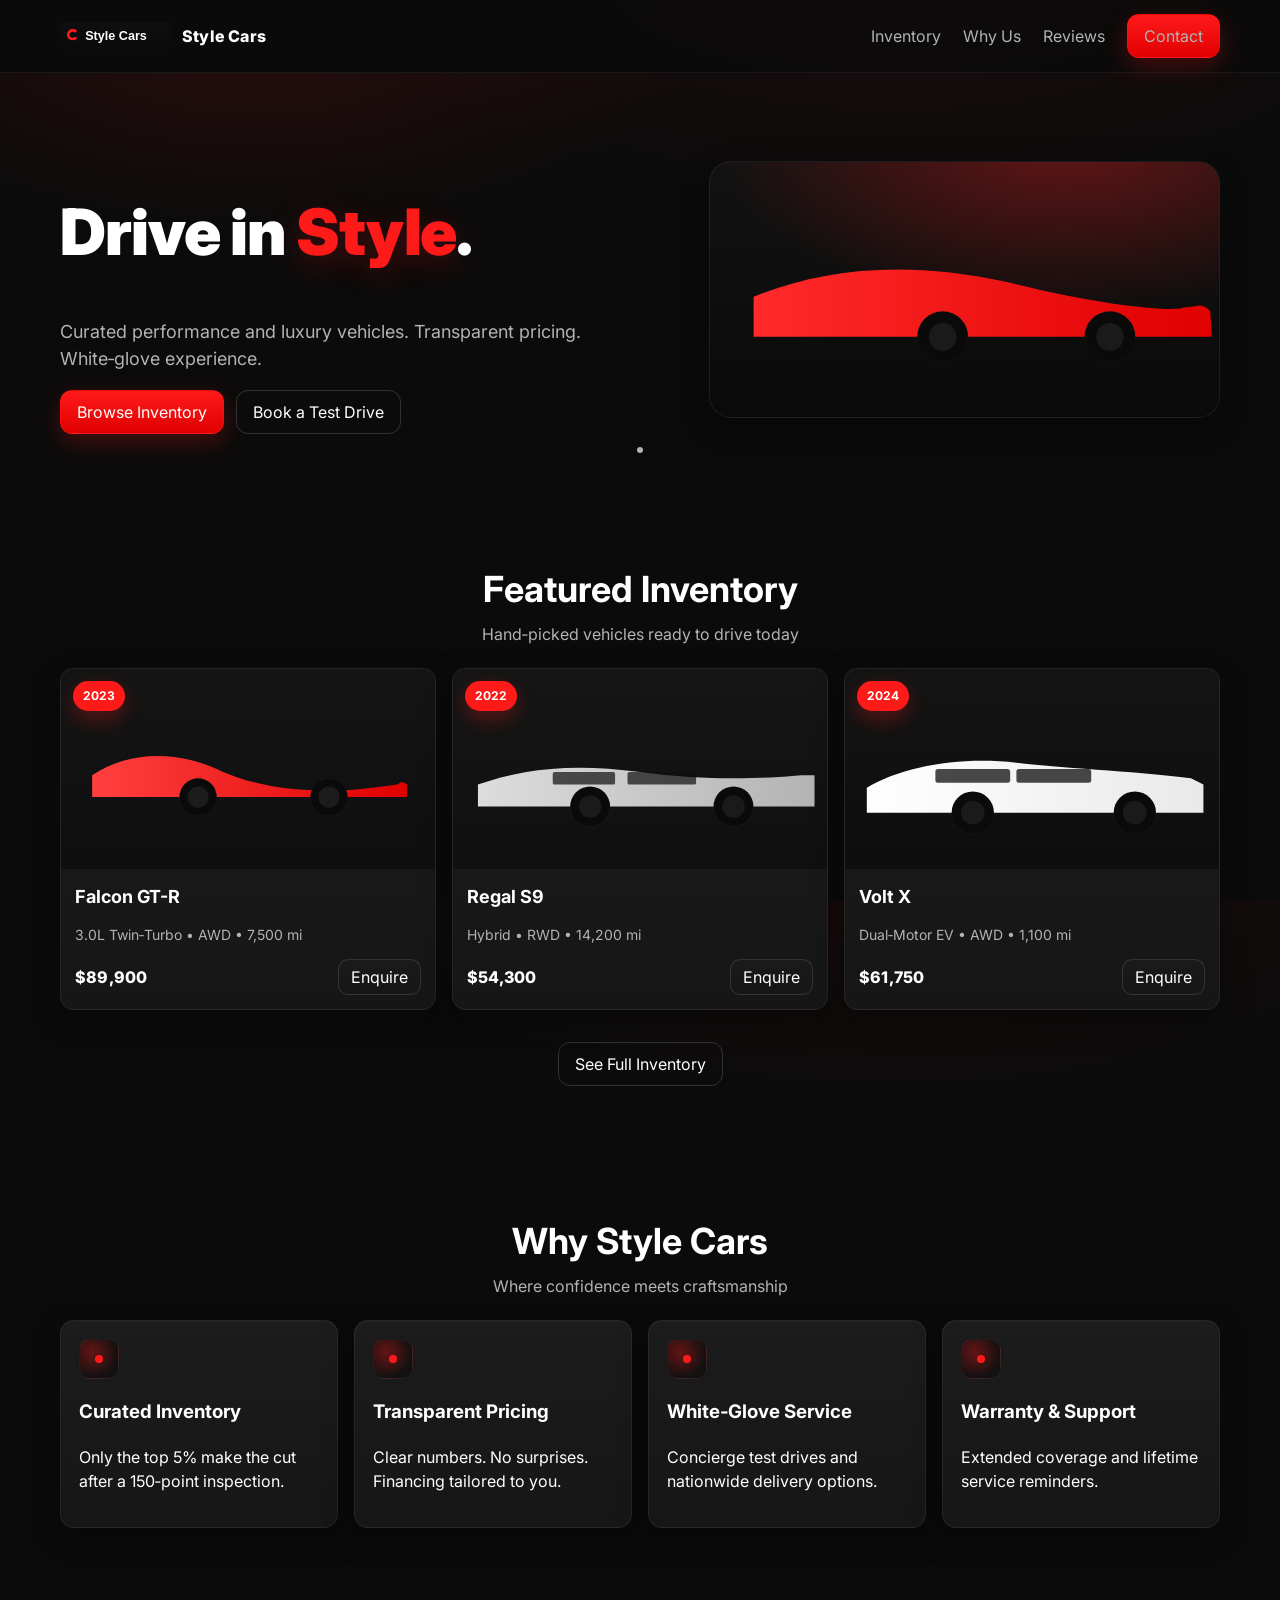
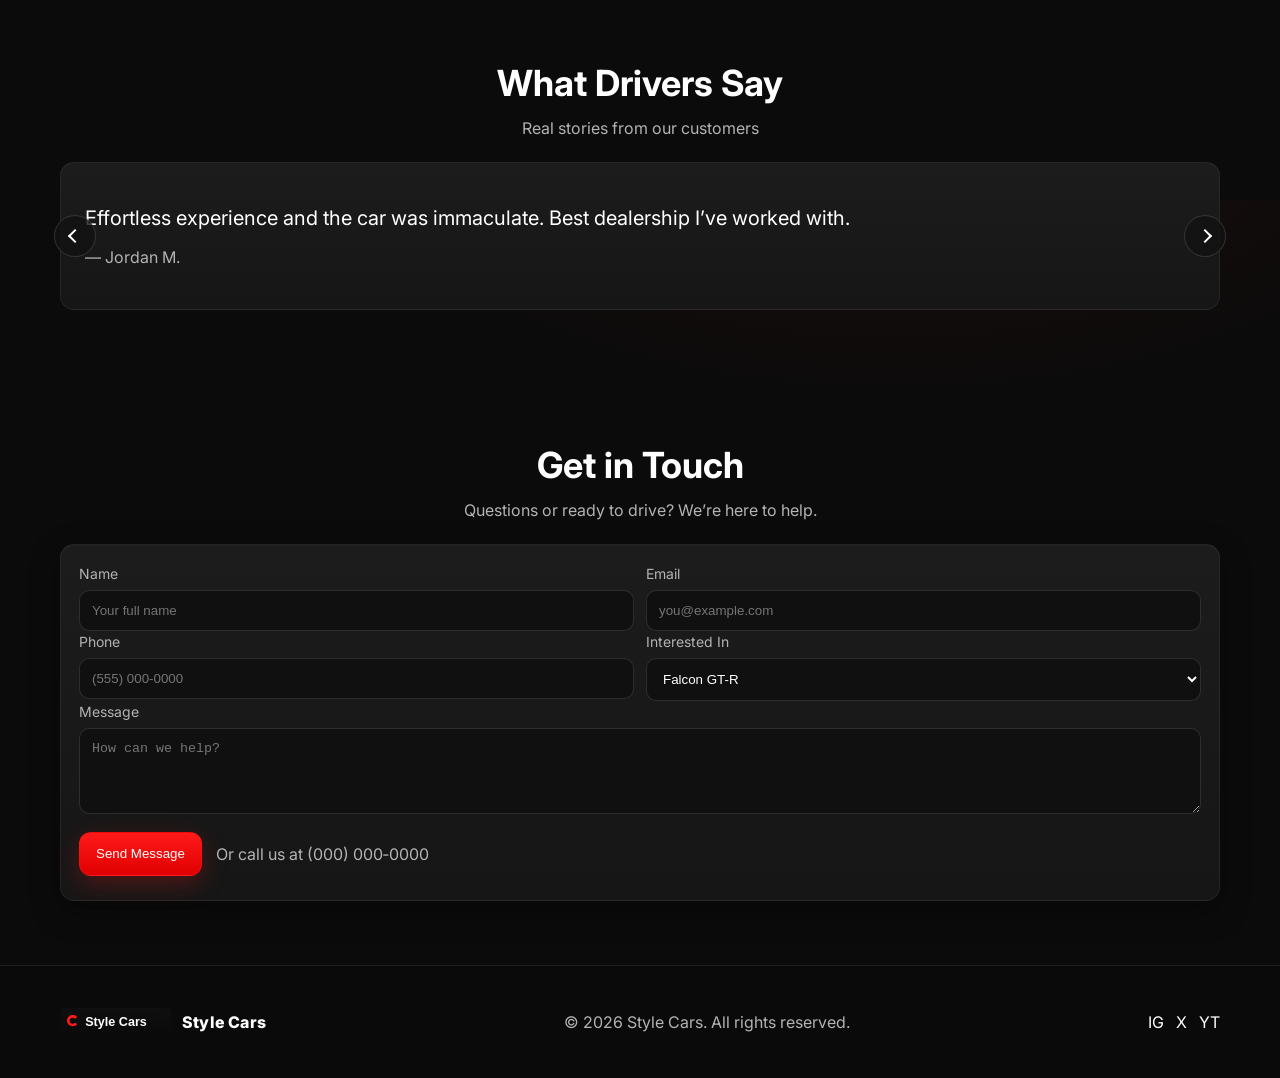
<file: style-cars/index.html>
<!DOCTYPE html>
<html lang="en">
<head>
  <meta charset="utf-8">
  <meta name="viewport" content="width=device-width, initial-scale=1">
  <title>Style Cars — Modern Car Dealership</title>
  <meta name="description" content="Style Cars — premium car dealership with a curated inventory, great financing, and white-glove service.">
  <link rel="preconnect" href="https://fonts.googleapis.com">
  <link rel="preconnect" href="https://fonts.gstatic.com" crossorigin>
  <link href="https://fonts.googleapis.com/css2?family=Inter:wght@300;400;500;600;700;800;900&display=swap" rel="stylesheet">
  <link rel="stylesheet" href="styles.css">
</head>
<body>
  <header class="site-header" id="top">
    <div class="container nav-container">
      <a class="brand" href="#top" aria-label="Style Cars home">
        <img src="assets/logo.svg" alt="Style Cars logo" class="logo">
        <span class="brand-text">Style Cars</span>
      </a>
      <nav class="site-nav" aria-label="Primary">
        <button class="menu-toggle" aria-expanded="false" aria-controls="mobile-menu" aria-label="Open menu">
          <span class="bar"></span>
          <span class="bar"></span>
          <span class="bar"></span>
        </button>
        <ul class="nav-list desktop-only">
          <li><a href="#inventory">Inventory</a></li>
          <li><a href="#features">Why Us</a></li>
          <li><a href="#testimonials">Reviews</a></li>
          <li><a href="#contact" class="btn btn-primary">Contact</a></li>
        </ul>
        <div id="mobile-menu" class="mobile-drawer" hidden>
          <ul class="nav-list mobile">
            <li><a href="#inventory">Inventory</a></li>
            <li><a href="#features">Why Us</a></li>
            <li><a href="#testimonials">Reviews</a></li>
            <li><a href="#contact" class="btn btn-primary">Contact</a></li>
          </ul>
        </div>
      </nav>
    </div>
  </header>

  <main>
    <section class="hero" id="hero">
      <div class="container hero-inner">
        <div class="hero-copy">
          <h1 class="headline reveal">
            Drive in <span class="accent">Style</span>.
          </h1>
          <p class="subhead reveal" style="--delay:0.1s">
            Curated performance and luxury vehicles. Transparent pricing. White‑glove experience.
          </p>
          <div class="cta-row reveal" style="--delay:0.2s">
            <a href="#inventory" class="btn btn-primary">Browse Inventory</a>
            <a href="#contact" class="btn btn-ghost">Book a Test Drive</a>
          </div>
        </div>
        <div class="hero-visual reveal" style="--delay:0.15s">
          <img src="assets/placeholder-hero.svg" alt="Sleek sports car" class="hero-image">
        </div>
      </div>
      <div class="hero-scroll-indicator" aria-hidden="true">
        <span class="dot"></span>
      </div>
    </section>

    <section class="inventory section" id="inventory">
      <div class="container">
        <div class="section-head">
          <h2 class="section-title">Featured Inventory</h2>
          <p class="section-subtitle">Hand‑picked vehicles ready to drive today</p>
        </div>
        <div class="grid inventory-grid">
          <!-- Card 1 -->
          <article class="car-card tilt reveal">
            <div class="media">
              <img src="assets/placeholder-1.svg" alt="Red performance coupe">
              <span class="badge">2023</span>
            </div>
            <div class="content">
              <h3>Falcon GT-R</h3>
              <p class="meta">3.0L Twin‑Turbo • AWD • 7,500 mi</p>
              <div class="price-row">
                <span class="price">$89,900</span>
                <a href="#contact" class="btn btn-small">Enquire</a>
              </div>
            </div>
          </article>
          <!-- Card 2 -->
          <article class="car-card tilt reveal" style="--delay:0.05s">
            <div class="media">
              <img src="assets/placeholder-2.svg" alt="Luxury black sedan">
              <span class="badge">2022</span>
            </div>
            <div class="content">
              <h3>Regal S9</h3>
              <p class="meta">Hybrid • RWD • 14,200 mi</p>
              <div class="price-row">
                <span class="price">$54,300</span>
                <a href="#contact" class="btn btn-small">Enquire</a>
              </div>
            </div>
          </article>
          <!-- Card 3 -->
          <article class="car-card tilt reveal" style="--delay:0.1s">
            <div class="media">
              <img src="assets/placeholder-3.svg" alt="White electric SUV">
              <span class="badge">2024</span>
            </div>
            <div class="content">
              <h3>Volt X</h3>
              <p class="meta">Dual‑Motor EV • AWD • 1,100 mi</p>
              <div class="price-row">
                <span class="price">$61,750</span>
                <a href="#contact" class="btn btn-small">Enquire</a>
              </div>
            </div>
          </article>
        </div>
        <div class="center mt-lg">
          <a href="#contact" class="btn btn-ghost">See Full Inventory</a>
        </div>
      </div>
    </section>

    <section class="features section" id="features">
      <div class="container">
        <div class="section-head">
          <h2 class="section-title">Why Style Cars</h2>
          <p class="section-subtitle">Where confidence meets craftsmanship</p>
        </div>
        <div class="grid features-grid">
          <div class="feature-card reveal">
            <div class="icon">
              <span class="dot"></span>
            </div>
            <h3>Curated Inventory</h3>
            <p>Only the top 5% make the cut after a 150‑point inspection.</p>
          </div>
          <div class="feature-card reveal" style="--delay:0.05s">
            <div class="icon">
              <span class="dot"></span>
            </div>
            <h3>Transparent Pricing</h3>
            <p>Clear numbers. No surprises. Financing tailored to you.</p>
          </div>
          <div class="feature-card reveal" style="--delay:0.1s">
            <div class="icon">
              <span class="dot"></span>
            </div>
            <h3>White‑Glove Service</h3>
            <p>Concierge test drives and nationwide delivery options.</p>
          </div>
          <div class="feature-card reveal" style="--delay:0.15s">
            <div class="icon">
              <span class="dot"></span>
            </div>
            <h3>Warranty & Support</h3>
            <p>Extended coverage and lifetime service reminders.</p>
          </div>
        </div>
      </div>
    </section>

    <section class="testimonials section" id="testimonials">
      <div class="container">
        <div class="section-head">
          <h2 class="section-title">What Drivers Say</h2>
          <p class="section-subtitle">Real stories from our customers</p>
        </div>
        <div class="carousel" data-carousel>
          <button class="carousel-btn prev" aria-label="Previous review" data-prev><span></span></button>
          <div class="carousel-track" data-track>
            <figure class="testimonial-card">
              <blockquote>Effortless experience and the car was immaculate. Best dealership I’ve worked with.</blockquote>
              <figcaption>— Jordan M.</figcaption>
            </figure>
            <figure class="testimonial-card">
              <blockquote>They found the exact spec I wanted and delivered it to my door. 10/10.</blockquote>
              <figcaption>— Priya K.</figcaption>
            </figure>
            <figure class="testimonial-card">
              <blockquote>Upfront pricing and no pressure. The process was actually enjoyable.</blockquote>
              <figcaption>— Lucas E.</figcaption>
            </figure>
          </div>
          <button class="carousel-btn next" aria-label="Next review" data-next><span></span></button>
        </div>
      </div>
    </section>

    <section class="contact section" id="contact">
      <div class="container">
        <div class="section-head">
          <h2 class="section-title">Get in Touch</h2>
          <p class="section-subtitle">Questions or ready to drive? We’re here to help.</p>
        </div>
        <form class="contact-form" netlify>
          <div class="form-row">
            <div class="field">
              <label for="name">Name</label>
              <input id="name" name="name" type="text" placeholder="Your full name" required>
            </div>
            <div class="field">
              <label for="email">Email</label>
              <input id="email" name="email" type="email" placeholder="you@example.com" required>
            </div>
          </div>
          <div class="form-row">
            <div class="field">
              <label for="phone">Phone</label>
              <input id="phone" name="phone" type="tel" placeholder="(555) 000‑0000">
            </div>
            <div class="field">
              <label for="interest">Interested In</label>
              <select id="interest" name="interest">
                <option>Falcon GT-R</option>
                <option>Regal S9</option>
                <option>Volt X</option>
                <option>Other</option>
              </select>
            </div>
          </div>
          <div class="field">
            <label for="message">Message</label>
            <textarea id="message" name="message" rows="4" placeholder="How can we help?"></textarea>
          </div>
          <div class="form-actions">
            <button type="submit" class="btn btn-primary">Send Message</button>
            <p class="form-note">Or call us at <a href="tel:+10000000000">(000) 000‑0000</a></p>
          </div>
        </form>
      </div>
    </section>
  </main>

  <footer class="site-footer">
    <div class="container footer-inner">
      <a class="brand" href="#top" aria-label="Style Cars home">
        <img src="assets/logo.svg" alt="Style Cars logo" class="logo">
        <span class="brand-text">Style Cars</span>
      </a>
      <p class="copy">© <span id="year"></span> Style Cars. All rights reserved.</p>
      <ul class="social">
        <li><a href="#" aria-label="Instagram">IG</a></li>
        <li><a href="#" aria-label="X">X</a></li>
        <li><a href="#" aria-label="YouTube">YT</a></li>
      </ul>
    </div>
  </footer>

  <script src="script.js" defer></script>
</body>
</html>
</file>
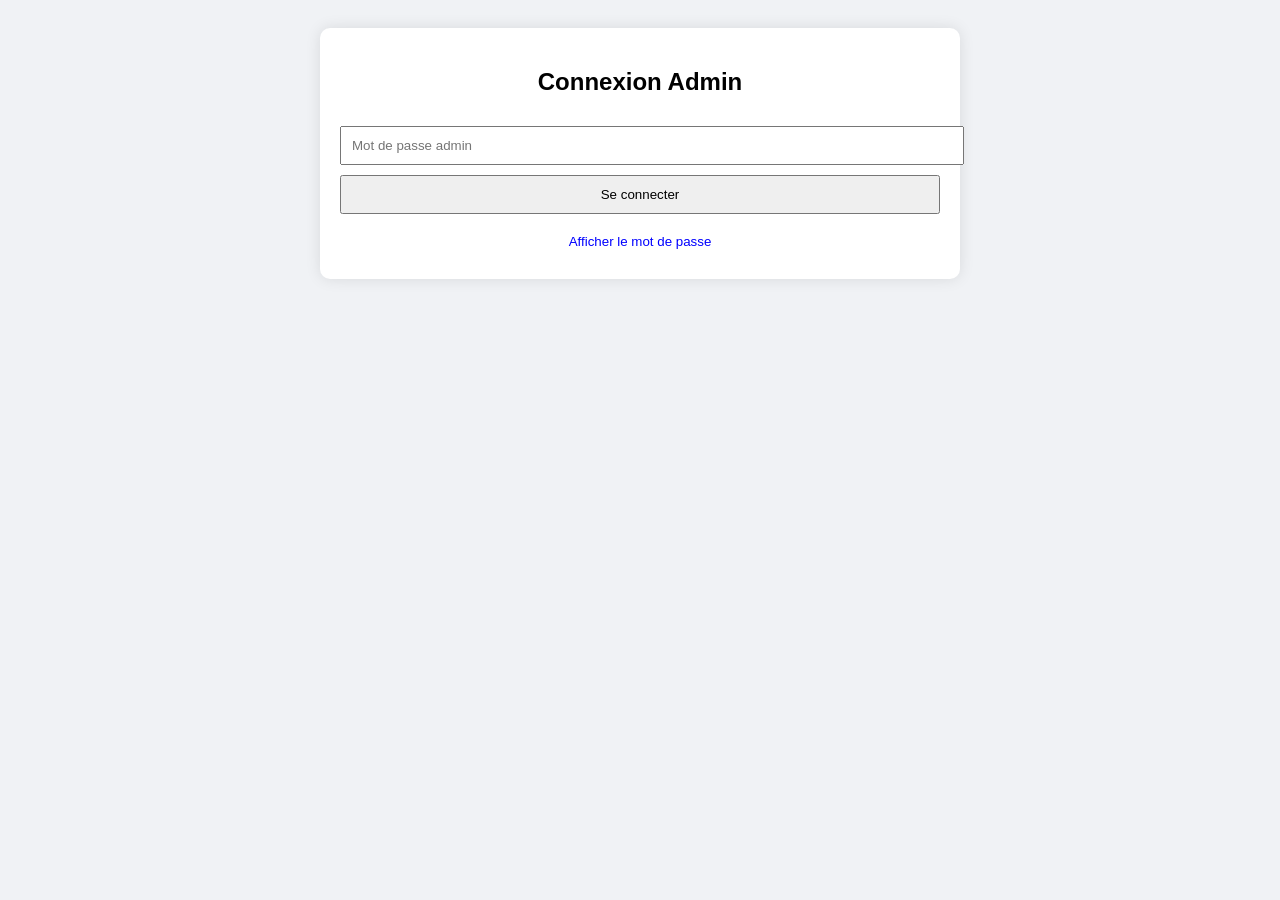
<file: frontend/admin.html>
<!DOCTYPE html>
<html lang="fr">
<head>
  <meta charset="UTF-8" />
  <meta name="viewport" content="width=device-width, initial-scale=1.0"/>
  <title>Admin paradise v - Demandes de devis</title>
  <script defer src="admin.js"></script>
  <style>
    body {
      font-family: Arial, sans-serif;
      padding: 20px;
      background-color: #f0f2f5;
    }
    .login, .admin {
      max-width: 600px;
      margin: auto;
      background: white;
      padding: 20px;
      border-radius: 10px;
      box-shadow: 0 0 15px rgba(0, 0, 0, 0.1);
    }
    h2 {
      text-align: center;
      margin-bottom: 20px;
    }
    input[type="password"], button {
      width: 100%;
      padding: 10px;
      margin-top: 10px;
    }
    #togglePassword {
      margin-top: 10px;
      background: none;
      border: none;
      color: blue;
      cursor: pointer;
    }
    .devis-card {
      background-color: #f9f9f9;
      border: 1px solid #ddd;
      border-radius: 8px;
      padding: 15px;
      margin-bottom: 15px;
    }
    .devis-card strong {
      display: inline-block;
      width: 120px;
    }
    .logout-btn {
      margin-top: 20px;
      background-color: #ff4d4d;
      color: white;
      border: none;
    }
  </style>
</head>
<body>
  <div class="login" id="loginForm">
    <h2>Connexion Admin</h2>
    <input type="password" id="password" placeholder="Mot de passe admin" />
    <button id="loginBtn">Se connecter</button>
    <button id="togglePassword">Afficher le mot de passe</button>
  </div>

  <div class="admin" id="adminPanel" style="display:none;">
    <h2>📋 Liste des Devis Reçus</h2>
    <div id="devisContainer"></div>
    <button class="logout-btn" id="logoutBtn">Déconnexion</button>
  </div>
</body>
</html>
</file>
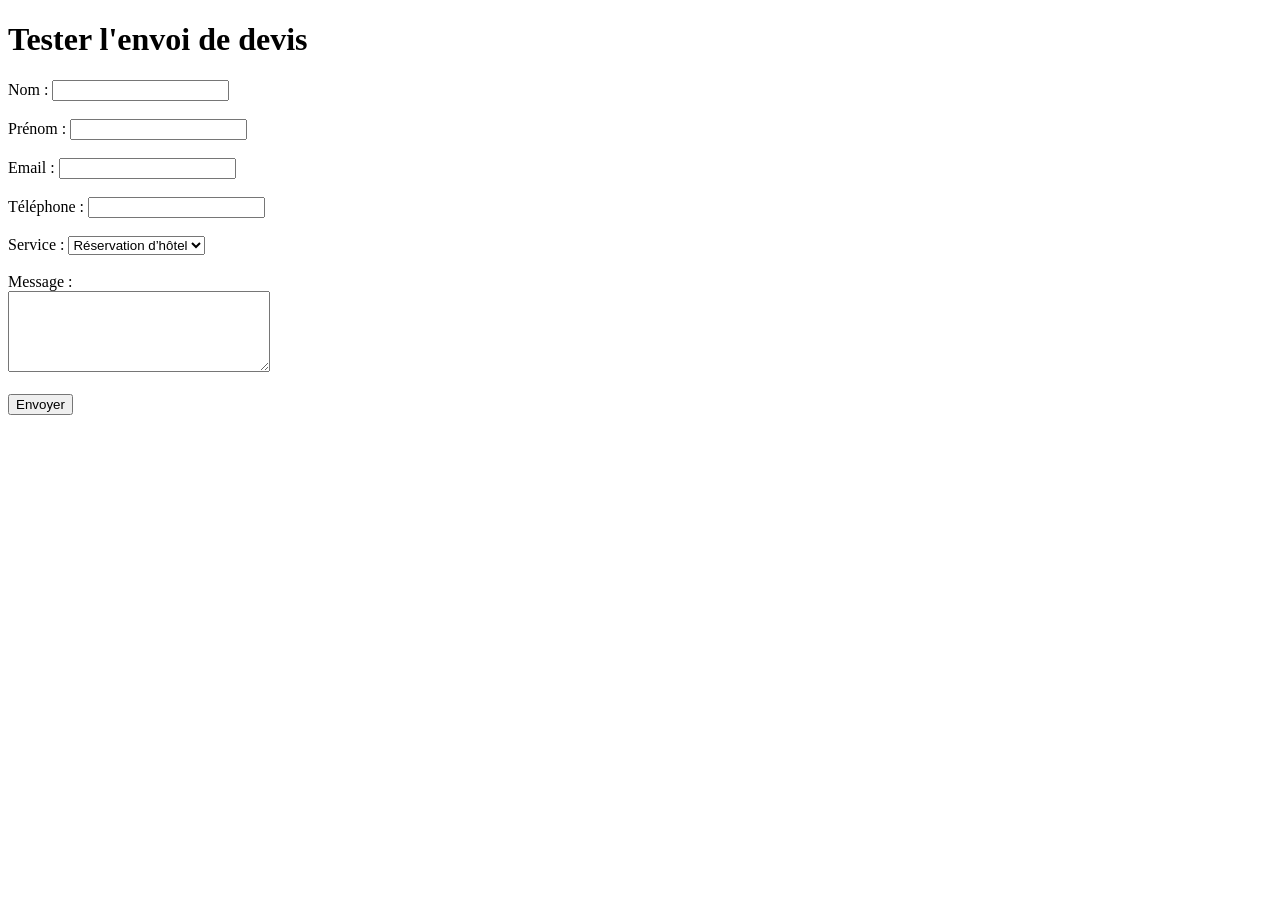
<file: frontend/test.html>
<!DOCTYPE html>
<html lang="fr">
<head>
  <meta charset="UTF-8">
  <title>Test Devis</title>
</head>
<body>
  <h1>Tester l'envoi de devis</h1>

  <form id="quoteForm">
    <label>Nom : <input type="text" id="nom" name="nom" required></label><br><br>
    <label>Prénom : <input type="text" id="prenom" name="prenom" required></label><br><br>
    <label>Email : <input type="email" id="email" name="email" required></label><br><br>
    <label>Téléphone : <input type="text" id="telephone" name="telephone" required></label><br><br>
    <label>Service :
      <select id="service" name="service" required>
        <option value="hotel">Réservation d’hôtel</option>
        <option value="billetterie">Billetterie</option>
        <option value="voyage">Voyage organisé</option>
        <option value="visa">Rendez-vous visa</option>
        <option value="assurance">Assurance voyage</option>
        <option value="linguistique">Séjour linguistique</option>
        <option value="omra">Omra</option>
      </select>
    </label><br><br>
    <label>Message :<br>
      <textarea id="message" name="message" rows="5" cols="30" required></textarea>
    </label><br><br>
    <button type="submit">Envoyer</button>
  </form>

  <script>
    document.getElementById('quoteForm').addEventListener('submit', async (e) => {
      e.preventDefault();

      const data = {
  firstname: document.getElementById('prenom').value,
  lastname: document.getElementById('nom').value,
  phone: document.getElementById('telephone').value,
  email: document.getElementById('email').value,
  service: document.getElementById('service').value,
  message: document.getElementById('message').value
};


      try {
        const response = await fetch('https://paradise-backend-g9x5.onrender.com/api/devis', {
          method: 'POST',
          headers: {
            'Content-Type': 'application/json'
          },
          body: JSON.stringify(data)
        });

        const result = await response.json();

        if (response.ok) {
          alert('✅ Demande envoyée avec succès !');
          document.getElementById('quoteForm').reset();
        } else {
          alert('❌ Erreur : ' + result.message);
        }
      } catch (error) {
        alert('❌ Une erreur est survenue : ' + error.message);
      }
    });
  </script>
</body>
</html>
</file>
<file: style-cars/styles.css>
/* Theme */
:root {
  --black: #0b0b0b;
  --black-2: #121212;
  --white: #ffffff;
  --muted: #b3b3b3;
  --red: #ff1a1a;
  --red-2: #e00000;
  --surface: #161616;
  --elev: #1c1c1c;
  --radius: 14px;
  --radius-sm: 10px;
  --radius-lg: 22px;
  --shadow: 0 10px 30px rgba(0,0,0,0.35), inset 0 1px 0 rgba(255,255,255,0.02);
  --glow: 0 0 0 rgba(255,26,26,0.0);
  --container: 1200px;
}

/* Reset */
* { box-sizing: border-box; }
html, body { height: 100%; }
html { scroll-behavior: smooth; }
body {
  margin: 0;
  font-family: Inter, system-ui, -apple-system, Segoe UI, Roboto, Arial, sans-serif;
  background: radial-gradient(1200px 600px at 70% -10%, rgba(255,26,26,0.08), transparent 50%), var(--black);
  color: var(--white);
  line-height: 1.5;
  -webkit-font-smoothing: antialiased;
  -moz-osx-font-smoothing: grayscale;
}
img, svg, video { max-width: 100%; display: block; }
a { color: inherit; text-decoration: none; }

.container {
  width: 100%;
  max-width: var(--container);
  margin: 0 auto;
  padding: 0 20px;
}
.center { text-align: center; }
.mt-lg { margin-top: 32px; }

/* Header */
.site-header {
  position: sticky;
  top: 0;
  z-index: 50;
  backdrop-filter: blur(8px);
  background: color-mix(in srgb, var(--black) 80%, transparent);
  border-bottom: 1px solid rgba(255,255,255,0.06);
}
.nav-container {
  display: flex;
  align-items: center;
  justify-content: space-between;
  height: 72px;
}
.brand { display: inline-flex; align-items: center; gap: 10px; }
.logo { height: 28px; width: auto; }
.brand-text { font-weight: 800; letter-spacing: 0.2px; }

.site-nav { position: relative; }
.nav-list { list-style: none; display: flex; gap: 22px; padding: 0; margin: 0; align-items: center; }
.nav-list a { color: var(--muted); transition: color .2s ease; }
.nav-list a:hover { color: var(--white); }

.menu-toggle { display: none; width: 40px; height: 40px; border: 1px solid rgba(255,255,255,0.1); background: transparent; border-radius: 10px; align-items: center; justify-content: center; gap: 4px; cursor: pointer; }
.menu-toggle .bar { display: block; width: 18px; height: 2px; background: var(--white); border-radius: 2px; box-shadow: 0 6px 0 var(--white), 0 -6px 0 var(--white); }

.mobile-drawer { position: fixed; inset: 72px 0 auto 0; background: var(--black-2); padding: 16px 20px 24px; border-bottom: 1px solid rgba(255,255,255,0.08); }
.mobile-drawer .nav-list.mobile { flex-direction: column; align-items: flex-start; gap: 14px; }
.desktop-only { display: flex; }

/* Buttons */
.btn { display: inline-flex; align-items: center; justify-content: center; gap: 10px; height: 44px; padding: 0 16px; border-radius: 12px; border: 1px solid rgba(255,255,255,0.12); color: var(--white); background: linear-gradient(180deg, rgba(255,255,255,0.02), rgba(255,255,255,0.0)); transition: transform .08s ease, border-color .2s ease, background .2s ease, box-shadow .2s ease; }
.btn:hover { border-color: rgba(255,255,255,0.24); transform: translateY(-1px); }
.btn:active { transform: translateY(0); }
.btn-primary { background: linear-gradient(180deg, var(--red), var(--red-2)); border-color: rgba(255,26,26,0.4); box-shadow: 0 8px 24px rgba(255,26,26,0.25); }
.btn-primary:hover { box-shadow: 0 10px 30px rgba(255,26,26,0.3); }
.btn-ghost { background: transparent; border-color: rgba(255,255,255,0.16); }
.btn-small { height: 36px; padding: 0 12px; border-radius: 10px; }

/* Hero */
.hero { padding: 72px 0 32px; background: radial-gradient(900px 400px at 20% -10%, rgba(255,26,26,0.12), transparent 50%); }
.hero-inner { display: grid; grid-template-columns: 1.1fr 0.9fr; gap: 24px; align-items: center; }
.headline { font-size: clamp(36px, 6vw, 64px); line-height: 1.05; font-weight: 900; letter-spacing: -0.02em; }
.headline .accent { color: var(--red); text-shadow: 0 8px 32px rgba(255,26,26,0.25); }
.subhead { color: var(--muted); font-size: clamp(16px, 2.5vw, 18px); max-width: 52ch; }
.cta-row { display: flex; gap: 12px; margin-top: 16px; flex-wrap: wrap; }
.hero-visual { position: relative; }
.hero-image { width: 100%; border-radius: var(--radius-lg); box-shadow: var(--shadow); background: linear-gradient(180deg, #151515, #0e0e0e); border: 1px solid rgba(255,255,255,0.06); }
.hero-scroll-indicator { height: 32px; display: grid; place-items: center; }
.hero-scroll-indicator .dot { width: 6px; height: 6px; border-radius: 50%; background: var(--muted); animation: pulse 2.2s infinite; }
@keyframes pulse { 0% { transform: translateY(0); opacity: .6; } 50% { transform: translateY(6px); opacity: .2; } 100% { transform: translateY(0); opacity: .6; } }

/* Sections */
.section { padding: 64px 0; }
.section-head { text-align: center; margin-bottom: 22px; }
.section-title { font-size: clamp(24px, 4.2vw, 36px); margin: 0; }
.section-subtitle { color: var(--muted); margin-top: 6px; }

/* Inventory */
.inventory-grid { display: grid; grid-template-columns: repeat(3, 1fr); gap: 16px; }
.car-card { background: linear-gradient(180deg, var(--elev), var(--surface)); border: 1px solid rgba(255,255,255,0.06); border-radius: var(--radius); box-shadow: var(--shadow); overflow: hidden; transform-style: preserve-3d; transition: transform .2s ease, box-shadow .2s ease; }
.car-card:hover { box-shadow: 0 24px 60px rgba(0,0,0,0.45); }
.car-card .media { position: relative; }
.car-card .media img { width: 100%; height: 200px; object-fit: cover; background: #0f0f0f; }
.car-card .badge { position: absolute; top: 12px; left: 12px; background: var(--red); color: var(--white); font-weight: 700; font-size: 12px; padding: 6px 10px; border-radius: 999px; box-shadow: 0 8px 20px rgba(255,26,26,0.3); }
.car-card .content { padding: 14px; }
.car-card h3 { margin: 0 0 4px; font-size: 18px; }
.car-card .meta { color: var(--muted); font-size: 14px; }
.price-row { display: flex; align-items: center; justify-content: space-between; margin-top: 10px; }
.price { font-weight: 800; letter-spacing: 0.2px; }

/* Features */
.features-grid { display: grid; grid-template-columns: repeat(4, 1fr); gap: 16px; }
.feature-card { background: linear-gradient(180deg, var(--elev), var(--surface)); border: 1px solid rgba(255,255,255,0.06); border-radius: var(--radius); padding: 18px; box-shadow: var(--shadow); }
.feature-card .icon { width: 40px; height: 40px; border-radius: 10px; background: radial-gradient(circle at 30% 30%, rgba(255,26,26,0.32), rgba(255,26,26,0) 70%), #121212; border: 1px solid rgba(255,255,255,0.06); display: grid; place-items: center; margin-bottom: 10px; }
.feature-card .icon .dot { width: 8px; height: 8px; border-radius: 50%; background: var(--red); box-shadow: 0 0 18px rgba(255,26,26,0.6); }

/* Testimonials */
.carousel { position: relative; }
.carousel .carousel-track { display: grid; grid-auto-flow: column; grid-auto-columns: 100%; gap: 16px; overflow: hidden; scroll-snap-type: x mandatory; border-radius: var(--radius); border: 1px solid rgba(255,255,255,0.06); background: linear-gradient(180deg, var(--elev), var(--surface)); }
.testimonial-card { padding: 24px; scroll-snap-align: start; }
.testimonial-card blockquote { font-size: clamp(16px, 2.6vw, 20px); margin: 0 0 12px; }
.testimonial-card figcaption { color: var(--muted); }
.carousel-btn { position: absolute; top: 50%; transform: translateY(-50%); width: 42px; height: 42px; border-radius: 999px; border: 1px solid rgba(255,255,255,0.14); background: rgba(18,18,18,0.8); cursor: pointer; display: grid; place-items: center; }
.carousel-btn span { display: block; width: 10px; height: 10px; border-top: 2px solid var(--white); border-right: 2px solid var(--white); transform: rotate(45deg); }
.carousel-btn.prev { left: -6px; }
.carousel-btn.prev span { transform: rotate(-135deg); }
.carousel-btn.next { right: -6px; }

/* Contact */
.contact-form { background: linear-gradient(180deg, var(--elev), var(--surface)); border: 1px solid rgba(255,255,255,0.06); border-radius: var(--radius); padding: 18px; box-shadow: var(--shadow); }
.form-row { display: grid; grid-template-columns: 1fr 1fr; gap: 12px; }
.field { display: flex; flex-direction: column; gap: 6px; }
label { color: var(--muted); font-size: 14px; }
input, select, textarea { background: #101010; color: var(--white); border: 1px solid rgba(255,255,255,0.12); border-radius: 10px; padding: 12px 12px; outline: none; transition: border-color .2s ease, box-shadow .2s ease; }
input:focus, select:focus, textarea:focus { border-color: rgba(255,26,26,0.45); box-shadow: 0 0 0 3px rgba(255,26,26,0.16); }
.form-actions { margin-top: 12px; display: flex; align-items: center; gap: 14px; }
.form-note { color: var(--muted); }

/* Footer */
.site-footer { border-top: 1px solid rgba(255,255,255,0.08); padding: 28px 0; background: #0a0a0a; }
.footer-inner { display: flex; align-items: center; justify-content: space-between; gap: 16px; }
.footer-inner .social { list-style: none; display: flex; gap: 12px; padding: 0; margin: 0; }
.footer-inner .copy { color: var(--muted); }

/* Reveal Animations */
.reveal { opacity: 0; transform: translateY(14px); transition: opacity .6s cubic-bezier(.2,.6,.2,1), transform .6s cubic-bezier(.2,.6,.2,1); transition-delay: var(--delay,0s); }
.reveal.in { opacity: 1; transform: translateY(0); }

/* Tilt effect reset perspective wrapper can be body */
.tilt { will-change: transform; }

/* Responsive */
@media (max-width: 1024px) {
  .hero-inner { grid-template-columns: 1fr; }
}
@media (max-width: 900px) {
  .inventory-grid { grid-template-columns: repeat(2, 1fr); }
  .features-grid { grid-template-columns: repeat(2, 1fr); }
}
@media (max-width: 680px) {
  .desktop-only { display: none; }
  .menu-toggle { display: inline-flex; }
  .inventory-grid { grid-template-columns: 1fr; }
  .form-row { grid-template-columns: 1fr; }
  .footer-inner { flex-direction: column; align-items: flex-start; }
}
</file>
